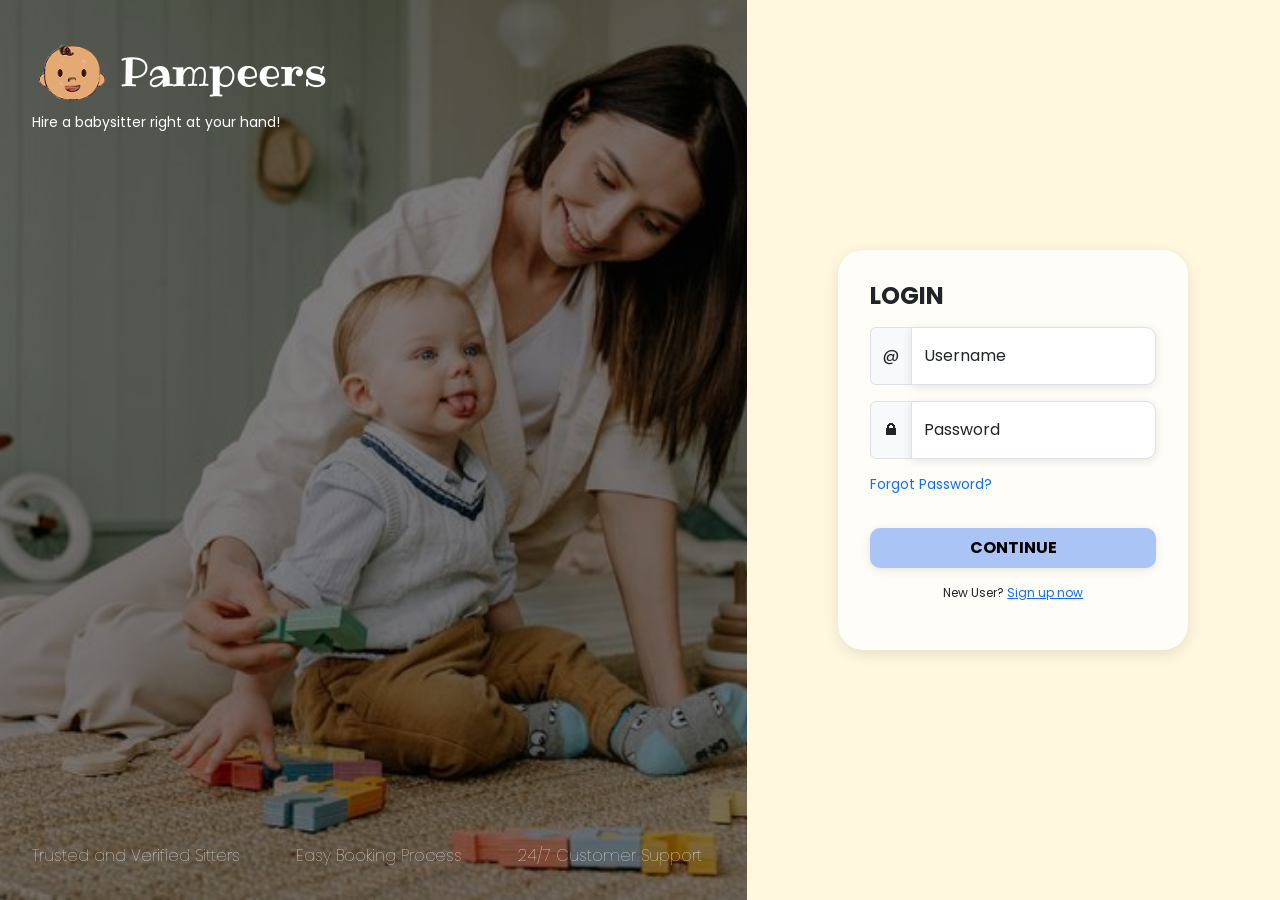
<file: public/login.html>
<!DOCTYPE html>
<html lang="en">
<head>
    <meta charset="UTF-8">
    <meta name="viewport" content="width=device-width, initial-scale=1.0">
    <title>Pampeers</title>
    <link rel="icon" type="image/x-icon" href="/uploads/pampeerlogo.png">

    <!-- Fonts -->
    <link href="https://fonts.googleapis.com/css2?family=Ribeye&display=swap" rel="stylesheet">    
    <link href="https://fonts.googleapis.com/css2?family=Poppins&display=swap" rel="stylesheet">    

    <!-- Bootstrap -->
    <link href="https://cdn.jsdelivr.net/npm/bootstrap@5.3.3/dist/css/bootstrap.min.css" rel="stylesheet">

    <!-- Custom CSS -->
    <link rel="stylesheet" href="style.css">
</head>

<body>
    <div class="container-fluid main-container p-0">
        <div class="row g-0 h-100">

            <!-- LEFT HERO -->
            <div class="col-12 col-md-7 left-side d-none d-md-flex flex-column justify-content-between">

                <div class="my-background"></div>
                <div class="hero-content p-2">
                    <div class="d-flex align-items-center gap-2 mb-0">
                        <img src="/uploads/pampeerlogo.png" alt="Pampeer Logo" class="logo">
                        <h1 class="mb-0">Pampeers</h1>
                    </div>
                    <p>Hire a babysitter right at your hand!</p>
                </div>

                <ul class="list-inline d-flex justify-content-end gap-5 mb-0">
                    <li class="list-inline-item">Trusted and Verified Sitters</li>
                    <li class="list-inline-item">Easy Booking Process</li>
                    <li class="list-inline-item">24/7 Customer Support</li>
                </ul>         
            </div>

            <!-- RIGHT LOGIN -->
            <div class="col-12 col-md-5 right-side d-flex align-items-center justify-content-center">
                <div class="login-panel">
                    <div class="d-flex d-md-none justify-content-center gap-2 mb-3">
                        <img src="/uploads/pampeerlogo.png" alt="Pampeer Logo" class="logo">
                    </div>

                    <h4>LOGIN</h4>

                   <div class="input-group mb-3">
                        <span class="input-group-text">@</span>
                        <div class="form-floating">
                            <input type="text" class="form-control" id="floatingInputGroup1" placeholder="Username">
                            <label for="floatingInputGroup1">Username</label>
                        </div>
                    </div>

                   <div class="input-group mb-3">
                        <span class="input-group-text">🔒︎</span>
                        <div class="form-floating">
                            <input type="password" class="form-control" id="floatingInputGroup2" placeholder="Password">
                            <label for="floatingInputGroup2">Password</label>
                        </div>
                    </div>

                    <small class="forgot mt-0">Forgot Password?</small>

                    <button class="btn btn-primary w-100 mt-3">CONTINUE</button>

                    <p class="signup">
                        New User? <a href="/public/createUser.html">Sign up now</a>
                    </p>
                </div>
            </div>

        </div>
    </div>
</body>
</html>
</file>
<file: public/style.css>
/* ===== Base ===== */
html, body {
    height: 100%;
    margin: 0;
    font-family: 'Poppins', sans-serif;
}

.main-container {
    min-height: 100vh; /* full viewport height */
}

/* ===== LEFT SIDE HERO ===== */
.left-side {
    position: relative;             /* allows background overlay */
    color: white;
    display: flex;
    flex-direction: column;         /* stack logo + h1 + p vertically */
    justify-content: start;        /* vertical centering */
    align-items: flex-start;        /* push content to left side */
    padding: 1.5rem;
    min-height: 100vh;
    text-align: left;
    overflow: visible;
    z-index: 1;                     /* ensures content is above background */
}

.my-background { 
    position: absolute;             /* covers entire column */
    top: 0px;
    left: 0;
    width: 100%;
    height: 100%;
    background-image: url("../app/uploads/babysit.jpg");
    background-size: cover;
    background-position: center;
    filter: brightness(50%);        /* dark overlay */
    z-index: 0;                     /* behind content */
}

.hero-content {
    position: relative;
    z-index: 1;                     /* content sits above background */
}

.left-side ul {
    z-index: 1;
    font-weight: 100;
    color: white;
    padding: 0.5rem;
}

.logo {
    width: 80px;                     /* responsive size */
}

.left-side h1 {
    font-family: 'Ribeye';
    font-size: 2.5rem;
    margin-bottom: 0;
}

.left-side p {
    font-size: 14px;
    max-width: 400px;
    margin-top: 0rem;

}

/* ===== LOGIN PANEL ===== */

.right-side {
    padding: 1rem;
    background-color: #FFF8DE;
    min-height: 100vh;
    /* box-shadow: inset 10px 0 10px -5px rgba(0,0,0,0.5); */ 
    overflow: hidden;
    z-index: 0;
}

.login-panel {
    width: 100%;
    max-width: 350px;
    padding: 2rem;
    border-radius: 25px;
    box-shadow: 0 4px 15px rgba(0,0,0,0.1);
    background-color: #FFFDF7;
    display: flex;
    flex-direction: column;
}

.login-panel input,
.lospan{
    border-radius: 10px;
    box-shadow: 0 2px 10px rgba(0,0,0,0.1);

}

.login-panel button {
    font-size: 1rem;
    border-radius: 10px;
    color: black;
    font-weight: bold;
    background-color: #AAC4F5;
    border: none;
    padding: 0.5rem;
    margin-top: 1rem;
    box-shadow: 0 2px 10px rgba(0,0,0,0.1);
}

.login-panel button:hover {
    background-color: #8CA9FF;
    transform: translateY(1px);
    box-shadow: 0 2px 0 #92addb;
}

.login-panel h4 {
    text-align: start;
    font-weight: bold;
    margin-bottom: 1rem;
}

.forgot {
    text-align: left;
    margin-top: 0.5rem;
    margin-bottom: 1rem;
    font-size: 0.85rem;
    color: #0d6efd;
    cursor: pointer;
}

.signup {
    font-size: 0.75rem;
    text-align: center;
    margin-top: 1rem;
}
</file>
